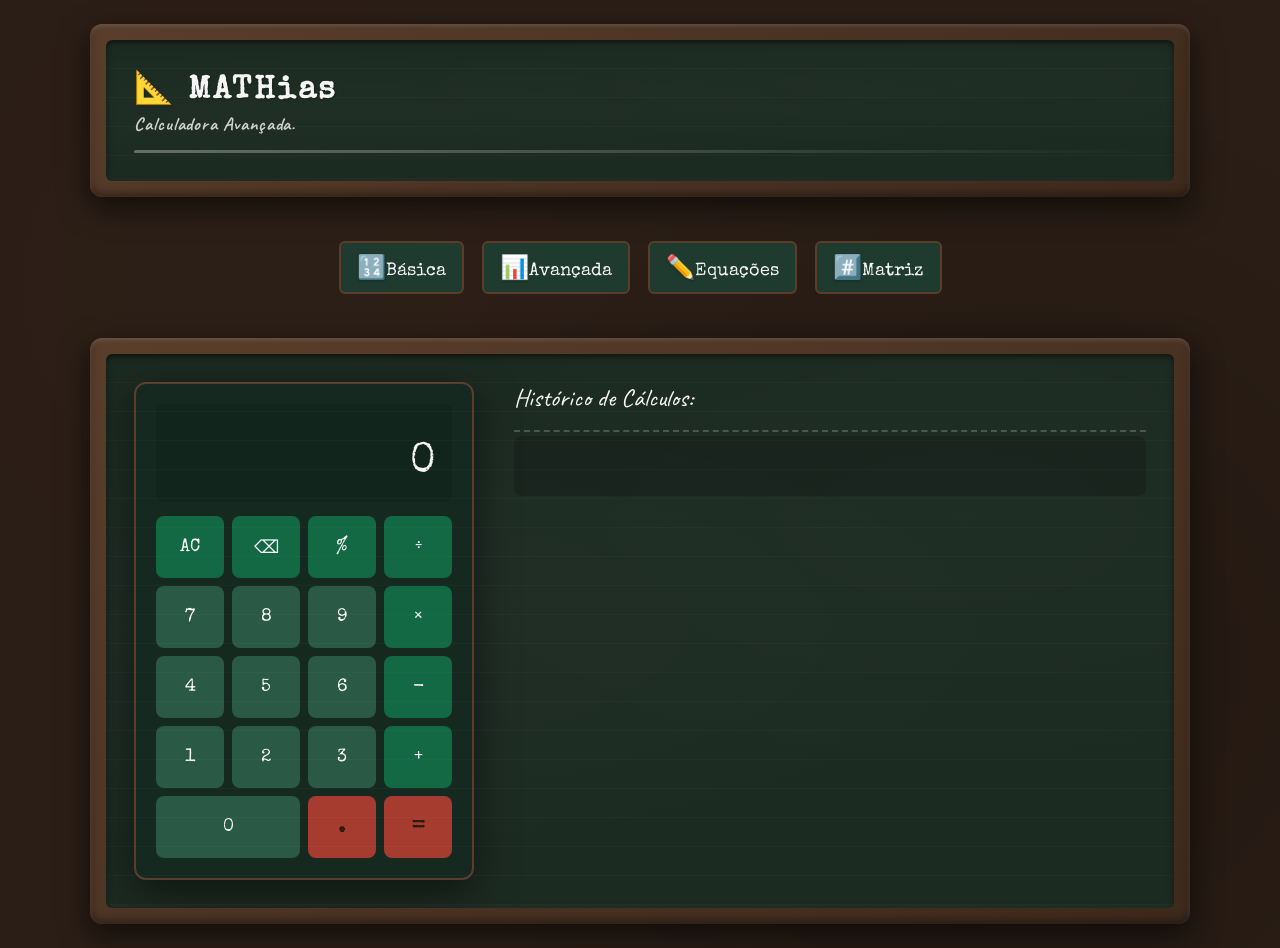
<file: index.html>
<!DOCTYPE html>
<html lang="pt-BR">

<head>
  <meta charset="UTF-8" />
  <meta name="viewport" content="width=device-width, initial-scale=1.0" />
  <title>MATHias</title>
  <link href="https://fonts.googleapis.com/css2?family=Special+Elite&display=swap" rel="stylesheet" />
  <link rel="icon"
    href="data:image/svg+xml,<svg xmlns='http://www.w3.org/2000/svg' viewBox='0 0 100 100'><text y='.9em' font-size='90'>📐</text></svg>" />
  <link rel="stylesheet" href="css/paleta.css" />

  <style>
    /* ── Calculadora ── */
    .calculadora {
      background-color: var(--quadro-dark);
      border: 2px solid var(--madeira);
      border-radius: var(--radius);
      padding: clamp(12px, 3vw, 20px);
      width: min(340px, 100%);
      box-shadow: 0 12px 40px rgba(0, 0, 0, 0.5);
      flex-shrink: 0;
    }

    .display {
      background-color: rgba(17, 36, 28, 0.7);
      border-radius: 8px;
      padding: clamp(10px, 2.5vw, 16px);
      margin-bottom: 14px;
      text-align: right;
      min-height: 80px;
      display: flex;
      flex-direction: column;
      justify-content: space-between;
    }

    #expressao {
      color: var(--giz-escuro);
      font-family: 'Caveat', cursive;
      font-size: clamp(13px, 2.5vw, 15px);
      min-height: 20px;
    }

    #valor {
      color: var(--giz);
      font-family: 'Special Elite', cursive;
      font-size: clamp(28px, 7vw, 42px);
      word-break: break-all;
      line-height: 1.1;
      transition: font-size 0.1s;
    }

    /* ── Grade de botões ── */
    .botoes {
      display: grid;
      grid-template-columns: repeat(4, 1fr);
      gap: clamp(5px, 1.5vw, 8px);
    }

    button {
      height: clamp(50px, 12vw, 62px);
      border: none;
      border-radius: 8px;
      font-family: 'Special Elite', cursive;
      font-size: clamp(14px, 3.5vw, 18px);
      cursor: pointer;
      transition: transform 0.1s, opacity 0.1s;
    }

    button:active {
      transform: scale(0.95);
      opacity: 0.8;
    }

    .limpar,
    .apagar,
    .operacao {
      background-color: var(--quadro-op);
      color: var(--giz);
    }

    .numero {
      background-color: var(--quadro-light);
      color: white;
    }

    .numero.zero {
      grid-column: span 2;
    }

    .igual {
      background-color: var(--vermelho);
      color: var(--ink);
      font-size: clamp(18px, 4vw, 24px);
    }

    .igual:hover {
      background: #ce4a39;
    }

    .numero:hover {
      background: #244739;
    }

    .operacao:hover,
    .limpar:hover,
    .apagar:hover {
      background: #14573b;
    }

    /* ── Layout separar (calc + histórico) ── */
    .separar {
      display: flex;
      gap: clamp(20px, 4vw, 40px);
      flex-wrap: wrap;
      align-items: flex-start;
    }

    /* ── Histórico ── */
    .separar2 {
      flex: 1;
      min-width: 200px;
    }

    .separar2>p {
      font-family: 'Caveat', cursive;
      color: var(--giz);
      font-size: clamp(18px, 4vw, 25px);
      margin-bottom: 4px;
      padding-bottom: 6px;
    }

    .riscado {
      color: var(--giz);
      border-bottom: 2px dashed rgba(255, 255, 255, 0.2);
      font-size: clamp(16px, 3.5vw, 22px);
      padding-bottom: 6px;
      margin-bottom: 4px;
    }

    #historico {
      width: 100%;
      min-height: 60px;
      max-height: 300px;
      overflow-y: auto;
      padding: 10px 10px 10px 16px;
      border-radius: 8px;
      background: rgba(0, 0, 0, 0.2);
    }

    #historico p {
      font-size: clamp(16px, 3.5vw, 22px);
      color: var(--giz-escuro);
    }

    #historico::-webkit-scrollbar {
      width: 8px;
    }

    #historico::-webkit-scrollbar-track {
      background: transparent;
    }

    #historico::-webkit-scrollbar-thumb {
      background: rgba(255, 255, 255, 0.2);
      border-radius: 10px;
    }

    #historico::-webkit-scrollbar-thumb:hover {
      background: rgba(255, 255, 255, 0.4);
    }

    /* ── Mobile: empilhar calculadora + histórico ── */
    @media (max-width: 600px) {
      .calculadora {
        width: 100%;
      }

      .separar {
        flex-direction: column;
      }

      .separar2 {
        width: 100%;
        min-width: unset;
      }
    }
  </style>
</head>

<body>

  <div class="quadro">
    <div class="quadro-dentro">
      <h1>📐 MATHias</h1>
      <h2>Calculadora Avançada.</h2>
      <div class="risco"></div>
    </div>
  </div>

  <div class="tabela-container">
    <table class="aba">
      <tr>
        <td data-emoji="🔢" id="inicial">Básica</td>
        <td data-emoji="📊" id="avancada">Avançada</td>
        <td data-emoji="✏️" id="equacao">Equações</td>
        <td data-emoji="#️⃣​" id="matriz">Matriz</td>
      </tr>
    </table>
  </div>

  <div class="quadro">
    <div class="quadro-dentro">
      <div class="separar">

        <div class="calculadora">
          <div class="display">
            <span id="expressao"></span>
            <span id="valor">0</span>
          </div>
          <div class="botoes">
            <button class="limpar" onclick="limpar()">AC</button>
            <button class="apagar" onclick="apagar()">⌫</button>
            <button class="operacao" onclick="escolherOperacao('%')">%</button>
            <button class="operacao" onclick="escolherOperacao('÷')">÷</button>

            <button class="numero" onclick="insert('7')">7</button>
            <button class="numero" onclick="insert('8')">8</button>
            <button class="numero" onclick="insert('9')">9</button>
            <button class="operacao" onclick="escolherOperacao('×')">×</button>

            <button class="numero" onclick="insert('4')">4</button>
            <button class="numero" onclick="insert('5')">5</button>
            <button class="numero" onclick="insert('6')">6</button>
            <button class="operacao" onclick="escolherOperacao('-')">-</button>

            <button class="numero" onclick="insert('1')">1</button>
            <button class="numero" onclick="insert('2')">2</button>
            <button class="numero" onclick="insert('3')">3</button>
            <button class="operacao" onclick="escolherOperacao('+')">+</button>

            <button class="numero zero" onclick="insert('0')">0</button>
            <button class="igual" onclick="insert('.')">.</button>
            <button class="igual" onclick="calcular()">=</button>
          </div>
        </div>

        <div class="separar2">
          <p>Histórico de Cálculos:</p>
          <div class="riscado"></div>
          <div id="historico"></div>
        </div>

      </div>
    </div>
  </div>

  <script src="js/calculo.js"></script>
</body>

</html>
</file>
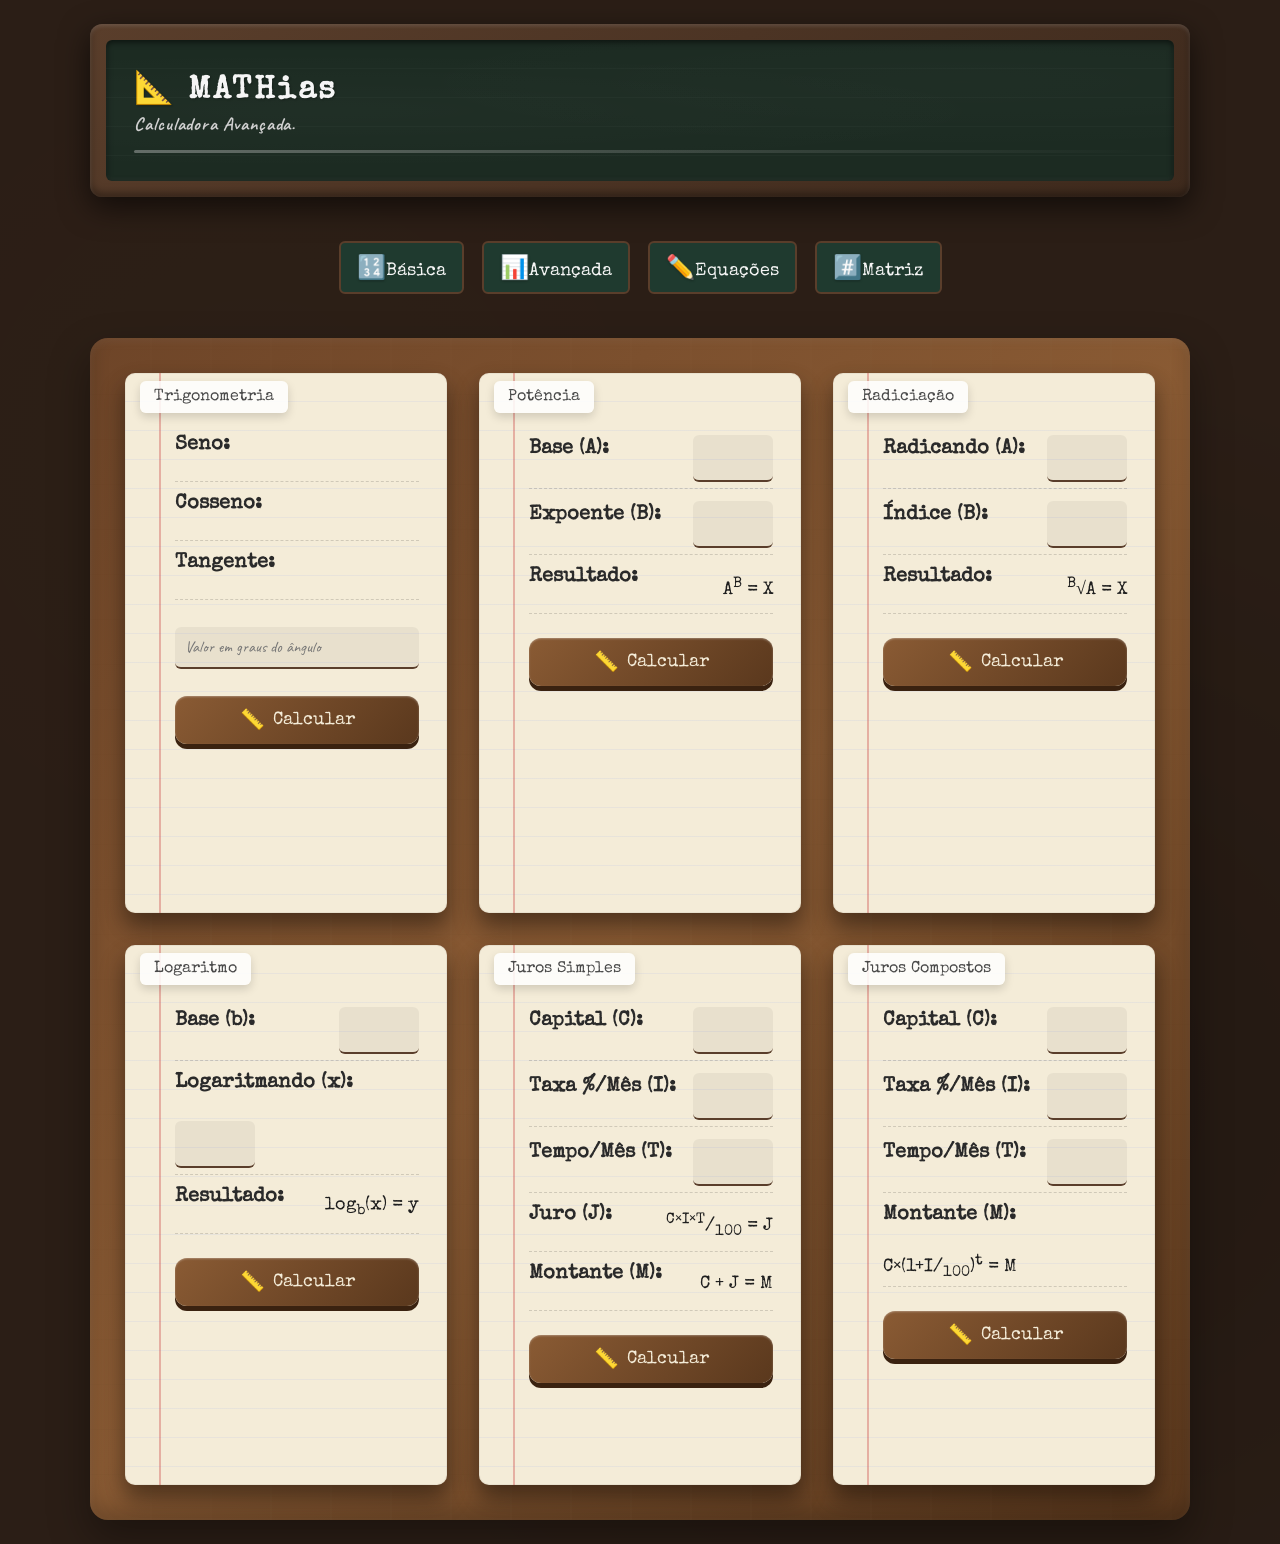
<file: avancada.html>
<!DOCTYPE html>
<html lang="pt-BR">

<head>
  <meta charset="UTF-8" />
  <meta name="viewport" content="width=device-width, initial-scale=1.0" />
  <title>MATHias</title>
  <link href="https://fonts.googleapis.com/css2?family=Special+Elite&display=swap" rel="stylesheet" />
  <link rel="icon"
    href="data:image/svg+xml,<svg xmlns='http://www.w3.org/2000/svg' viewBox='0 0 100 100'><text y='.9em' font-size='90'>📐</text></svg>" />
  <link rel="stylesheet" href="css/paleta.css" />

  <style>
    /* ── Bancada de madeira (main) ── */
    main {
      width: min(1100px, 100%);
      min-height: 500px;
      border-radius: 18px;
      padding: clamp(16px, 4vw, 35px);

      background: linear-gradient(135deg, #6e4528, #8a5b34, #5a381d);
      box-shadow:
        inset 0 3px 8px rgba(255, 255, 255, 0.06),
        inset 0 -10px 20px rgba(0, 0, 0, 0.2),
        0 18px 40px rgba(0, 0, 0, 0.35);

      position: relative;
      overflow: hidden;
    }

    main::before {
      content: '';
      position: absolute;
      inset: 0;
      background:
        repeating-linear-gradient(90deg,
          rgba(255, 255, 255, 0.03) 0px, rgba(255, 255, 255, 0.03) 2px,
          transparent 2px, transparent 60px),
        repeating-linear-gradient(0deg,
          rgba(0, 0, 0, 0.03) 0px, rgba(0, 0, 0, 0.03) 1px,
          transparent 1px, transparent 45px);
      opacity: 0.35;
      pointer-events: none;
    }

    /* ── Grade de cadernos: auto-fit para reorganizar no mobile ── */
    .itens-main {
      position: relative;
      z-index: 1;
      display: grid;
      grid-template-columns: repeat(auto-fit, minmax(min(250px, 100%), 1fr));
      gap: clamp(20px, 4vw, 32px);
      align-items: start;
    }

    /* ── Caderno (card) ── */
    .caderno {
      width: 100%;
      /* fluido — sem largura fixa */
      border-radius: 10px;
      position: relative;
      box-shadow:
        0 12px 20px rgba(0, 0, 0, 0.25),
        inset 0 0 0 1px rgba(255, 255, 255, 0.05);
    }

    /* ── Folha aberta ── */
    .folha-aberta {
      background: #f4ecd8;
      width: 100%;
      border-radius: 10px;
      /* padding: top right bottom left — esquerda maior por causa da margem vermelha */
      padding: clamp(40px, 8vw, 50px) clamp(16px, 4vw, 28px) clamp(20px, 4vw, 28px) clamp(36px, 8vw, 50px);
      height: clamp(50vh, 55vw, 60vh);
      box-shadow:
        0 15px 28px rgba(0, 0, 0, 0.22),
        inset 0 0 0 1px rgba(0, 0, 0, 0.05);

      position: relative;
      overflow: hidden;
    }

    /* Linhas horizontais do caderno */
    .folha-aberta::before {
      content: '';
      position: absolute;
      inset: 0;
      border-radius: 10px;
      background: repeating-linear-gradient(to bottom,
          transparent,
          transparent 28px,
          rgba(80, 120, 255, 0.15) 29px);
      pointer-events: none;
    }

    /* Margem vermelha vertical */
    .folha-aberta::after {
      content: '';
      position: absolute;
      top: 0;
      bottom: 0;
      left: clamp(24px, 6vw, 34px);
      width: 2px;
      background: rgba(200, 60, 60, 0.35);
    }

    /* ── Etiqueta ── */
    .etiqueta {
      position: absolute;
      top: 8px;
      left: 15px;
      background: rgba(255, 255, 255, 0.85);
      color: var(--grafite);
      padding: clamp(4px, 1vw, 8px) clamp(8px, 2vw, 14px);
      border-radius: 6px;
      font-family: 'Special Elite', cursive;
      font-size: clamp(12px, 2.5vw, 16px);
      box-shadow: 0 4px 10px rgba(0, 0, 0, 0.15);
      z-index: 2;
      white-space: nowrap;
    }

    /* ── Linha de resultado ── */
    .linha-resultado {
      display: flex;
      justify-content: space-between;
      align-items: center;
      margin: clamp(8px, 2vw, 12px) 0;
      padding-bottom: 6px;
      border-bottom: 1px dashed rgba(0, 0, 0, 0.15);
      position: relative;
      z-index: 1;
      gap: 8px;
      flex-wrap: wrap;
    }

    .linha-resultado h3 {
      margin: 0;
      font-size: clamp(16px, 3vw, 22px);
      font-family: 'Caveat', cursive;
      color: var(--grafite);
      white-space: nowrap;
    }

    .linha-resultado span {
      font-size: clamp(14px, 2.5vw, 18px);
      font-family: 'Special Elite', cursive;
      color: var(--grafite-escuro);
      text-align: right;
      word-break: break-all;
    }

    /* ── Inputs dentro da folha ── */
    input[type="number"] {
      border: none;
      background-color: rgba(0, 0, 0, 0.05);
      border-radius: 6px;
      font-family: 'Caveat', cursive;
      color: var(--grafite-escuro);
      font-size: clamp(16px, 3vw, 20px);
      padding: clamp(6px, 1.5vw, 10px);
      border-bottom: 2px solid var(--madeira);
      width: clamp(50px, 18vw, 80px);
      text-align: right;
    }

    input[type="number"]::-webkit-outer-spin-button,
    input[type="number"]::-webkit-inner-spin-button {
      -webkit-appearance: none;
      margin: 0;
    }

    /* ── Input de ângulo (largura total) ── */
    input#entrada {
      width: 100%;
      margin: clamp(10px, 2vw, 15px) 0;
      text-align: left;
      font-size: clamp(13px, 2.5vw, 16px);
    }

    /* ── Botão calcular ── */
    button {
      background: linear-gradient(135deg, #8a5b34, #5a381d);
      border: none;
      color: #f4ecd8;
      padding: clamp(8px, 2vw, 12px) clamp(14px, 3vw, 28px);
      border-radius: 12px;
      font-family: 'Special Elite', cursive;
      font-size: clamp(14px, 2.5vw, 18px);
      cursor: pointer;
      transition: all 0.25s ease;
      box-shadow: 0 5px 0 #3a2210, inset 0 1px 2px rgba(255, 255, 255, 0.3);
      display: inline-flex;
      align-items: center;
      justify-content: center;
      gap: 8px;
      width: 100%;
      margin-top: clamp(8px, 2vw, 12px);
      position: relative;
      z-index: 1;
    }

    button::before {
      content: "📏";
      font-size: 1.1em;
    }

    button:hover {
      transform: translateY(-2px);
      box-shadow: 0 7px 0 #3a2210, inset 0 1px 2px rgba(255, 255, 255, 0.4);
      background: linear-gradient(135deg, #9b6b3e, #6a4425);
    }

    button:active {
      transform: translateY(3px);
      box-shadow: 0 2px 0 #3a2210;
    }

    /* ── Tipografia extra ── */
    .folha-aberta h3 {
      font-family: 'Special Elite', cursive;
      color: #2a2a2a;
      margin-bottom: clamp(12px, 2.5vw, 20px);
      position: relative;
      z-index: 1;
      font-size: clamp(16px, 3vw, 20px);
    }

    .folha-aberta p {
      font-family: 'Caveat', cursive;
      font-size: clamp(18px, 3.5vw, 24px);
      color: #2f2f2f;
      margin-bottom: clamp(8px, 2vw, 14px);
      position: relative;
      z-index: 1;
    }

    /* ── Mobile: remover rotação nos cadernos (prejudica leitura) ── */
    @media (max-width: 600px) {

      .caderno,
      .folha-aberta {
        transform: none !important;
      }
    }
  </style>
</head>

<body>

  <div class="quadro">
    <div class="quadro-dentro">
      <h1>📐 MATHias</h1>
      <h2>Calculadora Avançada.</h2>
      <div class="risco"></div>
    </div>
  </div>

  <div class="tabela-container">
    <table class="aba">
      <tr>
        <td data-emoji="🔢" id="inicial">Básica</td>
        <td data-emoji="📊" id="avancada">Avançada</td>
        <td data-emoji="✏️" id="equacao">Equações</td>
        <td data-emoji="#️⃣​" id="matriz">Matriz</td>
      </tr>
    </table>
  </div>

  <main>
    <div class="itens-main">

      <!-- Trigonometria -->
      <div class="caderno">
        <div class="folha-aberta">
          <div class="etiqueta">Trigonometria</div>

          <div class="linha-resultado">
            <h3>Seno:</h3>
            <span id="seno"></span>
          </div>
          <div class="linha-resultado">
            <h3>Cosseno:</h3>
            <span id="cosseno"></span>
          </div>
          <div class="linha-resultado">
            <h3>Tangente:</h3>
            <span id="tangente"></span>
          </div>

          <input type="number" id="entrada" placeholder="Valor em graus do ângulo">
          <button onclick="calcularTrig()">Calcular</button>
        </div>
      </div>

      <!-- Potência -->
      <div class="caderno">
        <div class="folha-aberta">
          <div class="etiqueta">Potência</div>

          <div class="linha-resultado">
            <h3>Base (A):</h3>
            <input type="number" id="base">
          </div>
          <div class="linha-resultado">
            <h3>Expoente (B):</h3>
            <input type="number" id="expoente">
          </div>
          <div class="linha-resultado" id="resultado">
            <h3>Resultado:</h3>
            <span>A<sup>B</sup> = X</span>
          </div>

          <button onclick="calcularPotencia()">Calcular</button>
        </div>
      </div>

      <!-- Radiciação -->
      <div class="caderno">
        <div class="folha-aberta">
          <div class="etiqueta">Radiciação</div>

          <div class="linha-resultado">
            <h3>Radicando (A):</h3>
            <input type="number" id="radicando">
          </div>
          <div class="linha-resultado">
            <h3>Índice (B):</h3>
            <input type="number" id="indice">
          </div>
          <div class="linha-resultado" id="resultadoRaiz">
            <h3>Resultado:</h3>
            <span><sup>B</sup>√A = X</span>
          </div>

          <button onclick="raiz()">Calcular</button>
        </div>
      </div>

      <!-- Logaritmo -->
      <div class="caderno">
        <div class="folha-aberta">
          <div class="etiqueta">Logaritmo</div>

          <div class="linha-resultado">
            <h3>Base (b):</h3>
            <input type="number" id="baseLogaritmo">
          </div>
          <div class="linha-resultado">
            <h3>Logaritmando (x):</h3>
            <input type="number" id="logaritmando">
          </div>
          <div class="linha-resultado" id="logaritmo">
            <h3>Resultado:</h3>
            <span>log<sub>b</sub>(x) = y</span>
          </div>

          <button onclick="calcularLogaritmo()">Calcular</button>
        </div>
      </div>

      <!-- Juros Simples -->
      <div class="caderno">
        <div class="folha-aberta">
          <div class="etiqueta">Juros Simples</div>

          <div class="linha-resultado">
            <h3>Capital (C):</h3>
            <input type="number" id="capital">
          </div>
          <div class="linha-resultado">
            <h3>Taxa %/Mês (I):</h3>
            <input type="number" id="taxa">
          </div>
          <div class="linha-resultado">
            <h3>Tempo/Mês (T):</h3>
            <input type="number" id="tempo">
          </div>
          <div class="linha-resultado">
            <h3>Juro (J):</h3>
            <span id="juro"><sup>C×I×T</sup>/<sub>100</sub> = J</span>
          </div>
          <div class="linha-resultado">
            <h3>Montante (M):</h3>
            <span id="montanteJuro">C + J = M</span>
          </div>

          <button onclick="juro()">Calcular</button>
        </div>
      </div>

      <!-- Juros Compostos -->
      <div class="caderno">
        <div class="folha-aberta">
          <div class="etiqueta">Juros Compostos</div>

          <div class="linha-resultado">
            <h3>Capital (C):</h3>
            <input type="number" id="capitalComposto">
          </div>
          <div class="linha-resultado">
            <h3>Taxa %/Mês (I):</h3>
            <input type="number" id="taxaComposto">
          </div>
          <div class="linha-resultado">
            <h3>Tempo/Mês (T):</h3>
            <input type="number" id="tempoComposto">
          </div>
          <div class="linha-resultado">
            <h3>Montante (M):</h3>
            <span id="montante">C×(1+I/<sub>100</sub>)<sup>t</sup> = M</span>
          </div>

          <button onclick="montante()">Calcular</button>
        </div>
      </div>

    </div>
  </main>

  <script src="js/calculo.js"></script>
</body>

</html>
</file>
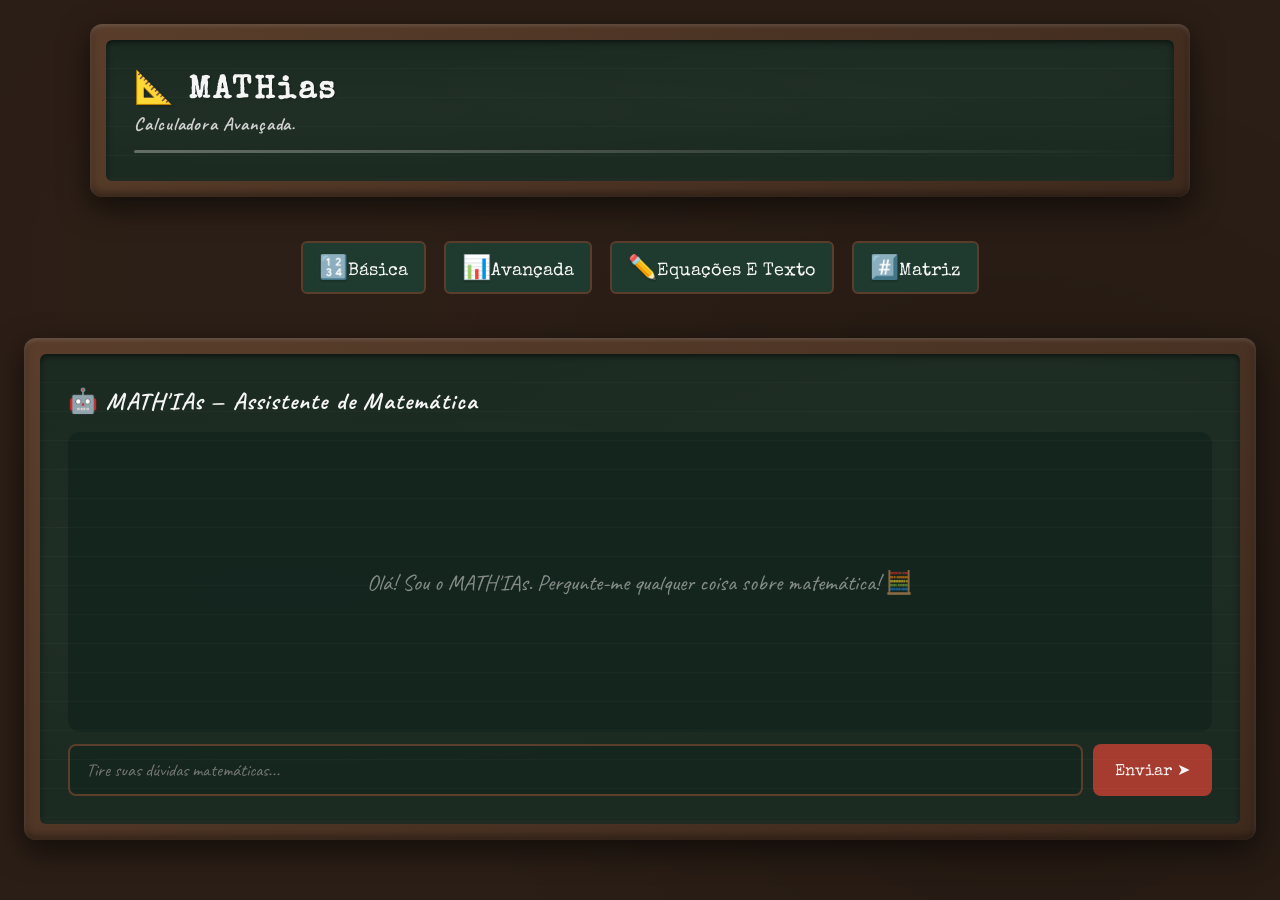
<file: IA.html>
<!DOCTYPE html>
<html lang="pt-BR">

<head>
  <meta charset="UTF-8" />
  <meta name="viewport" content="width=device-width, initial-scale=1.0" />
  <title>MATHias — MATH'IAs</title>
  <link href="https://fonts.googleapis.com/css2?family=Special+Elite&display=swap" rel="stylesheet" />
  <link rel="icon"
    href="data:image/svg+xml,<svg xmlns='http://www.w3.org/2000/svg' viewBox='0 0 100 100'><text y='.9em' font-size='90'>📐</text></svg>" />
  <link rel="stylesheet" href="css/paleta.css" />

  <style>
    /* ── Container IA ── */
    .ia-container {
      width: min(1100px, 100%);
      display: flex;
      flex-direction: column;
      align-items: center;
      gap: var(--space-md);
    }

    .ia-quadro {
      width: 100%;
    }

    /* Chat UI simples */
    .chat-box {
      background: rgba(17, 36, 28, 0.8);
      border-radius: var(--radius);
      padding: clamp(12px, 3vw, 20px);
      min-height: 300px;
      max-height: 60vh;
      overflow-y: auto;
      display: flex;
      flex-direction: column;
      gap: 12px;
    }

    .chat-box::-webkit-scrollbar {
      width: 6px;
    }

    .chat-box::-webkit-scrollbar-thumb {
      background: rgba(255, 255, 255, 0.2);
      border-radius: 10px;
    }

    .mensagem {
      max-width: 80%;
      padding: 10px 14px;
      border-radius: 10px;
      font-family: 'Caveat', cursive;
      font-size: clamp(1rem, 2.5vw, 1.2rem);
      line-height: 1.4;
    }

    .mensagem.usuario {
      align-self: flex-end;
      background: var(--quadro-op);
      color: var(--giz);
      border-bottom-right-radius: 2px;
    }

    .mensagem.ia {
      align-self: flex-start;
      background: rgba(255, 255, 255, 0.08);
      color: var(--giz-escuro);
      border-bottom-left-radius: 2px;
    }

    .chat-input-row {
      display: flex;
      gap: clamp(6px, 1.5vw, 10px);
      margin-top: 12px;
    }

    .chat-input {
      flex: 1;
      padding: clamp(8px, 2vw, 12px) clamp(10px, 2vw, 16px);
      border-radius: 8px;
      border: 2px solid var(--madeira);
      background: rgba(17, 36, 28, 0.6);
      color: var(--giz);
      font-family: 'Caveat', cursive;
      font-size: clamp(1rem, 2.5vw, 1.15rem);
      outline: none;
      transition: border-color 0.2s;
    }

    .chat-input:focus {
      border-color: var(--madeira-light);
    }

    .chat-send {
      padding: clamp(8px, 2vw, 12px) clamp(14px, 3vw, 22px);
      border-radius: 8px;
      border: none;
      background: var(--vermelho);
      color: var(--giz);
      font-family: 'Special Elite', cursive;
      font-size: clamp(0.9rem, 2vw, 1rem);
      cursor: pointer;
      transition: background 0.2s, transform 0.1s;
      flex-shrink: 0;
    }

    .chat-send:hover {
      background: #ce4a39;
      transform: translateY(-1px);
    }

    .chat-send:active {
      transform: translateY(1px);
    }

    /* Placeholder boas-vindas */
    .ia-bemvindo {
      text-align: center;
      color: var(--giz-escuro);
      font-family: 'Caveat', cursive;
      font-size: clamp(1.1rem, 3vw, 1.4rem);
      opacity: 0.6;
      margin: auto;
    }
  </style>
</head>

<body>

  <div class="quadro">
    <div class="quadro-dentro">
      <h1>📐 MATHias</h1>
      <h2>Calculadora Avançada.</h2>
      <div class="risco"></div>
    </div>
  </div>

  <div class="tabela-container">
    <table class="aba">
      <tr>
        <td data-emoji="🔢" id="inicial">Básica</td>
        <td data-emoji="📊" id="avancada">Avançada</td>
        <td data-emoji="✏️" id="equacao">Equações E Texto</td>
        <td data-emoji="#️⃣​" id="matriz">Matriz</td>
      </tr>
    </table>
  </div>

  <div class="quadro ia-quadro">
    <div class="quadro-dentro">
      <h2 style="font-size: clamp(1.1rem,3vw,1.5rem); color: var(--giz); margin-bottom: 16px;">
        🤖 MATH'IAs — Assistente de Matemática
      </h2>

      <div class="chat-box" id="chatBox">
        <div class="ia-bemvindo">
          Olá! Sou o MATH'IAs. Pergunte-me qualquer coisa sobre matemática! 🧮
        </div>
      </div>

      <div class="chat-input-row">
        <input class="chat-input" id="chatInput" type="text" placeholder="Tire suas dúvidas matemáticas..."
          onkeydown="if(event.key==='Enter') enviarMensagem()" />
        <button class="chat-send" onclick="enviarMensagem()">Enviar ➤</button>
      </div>
    </div>
  </div>

  <script src="js/calculo.js"></script>
</body>

</html>
</file>
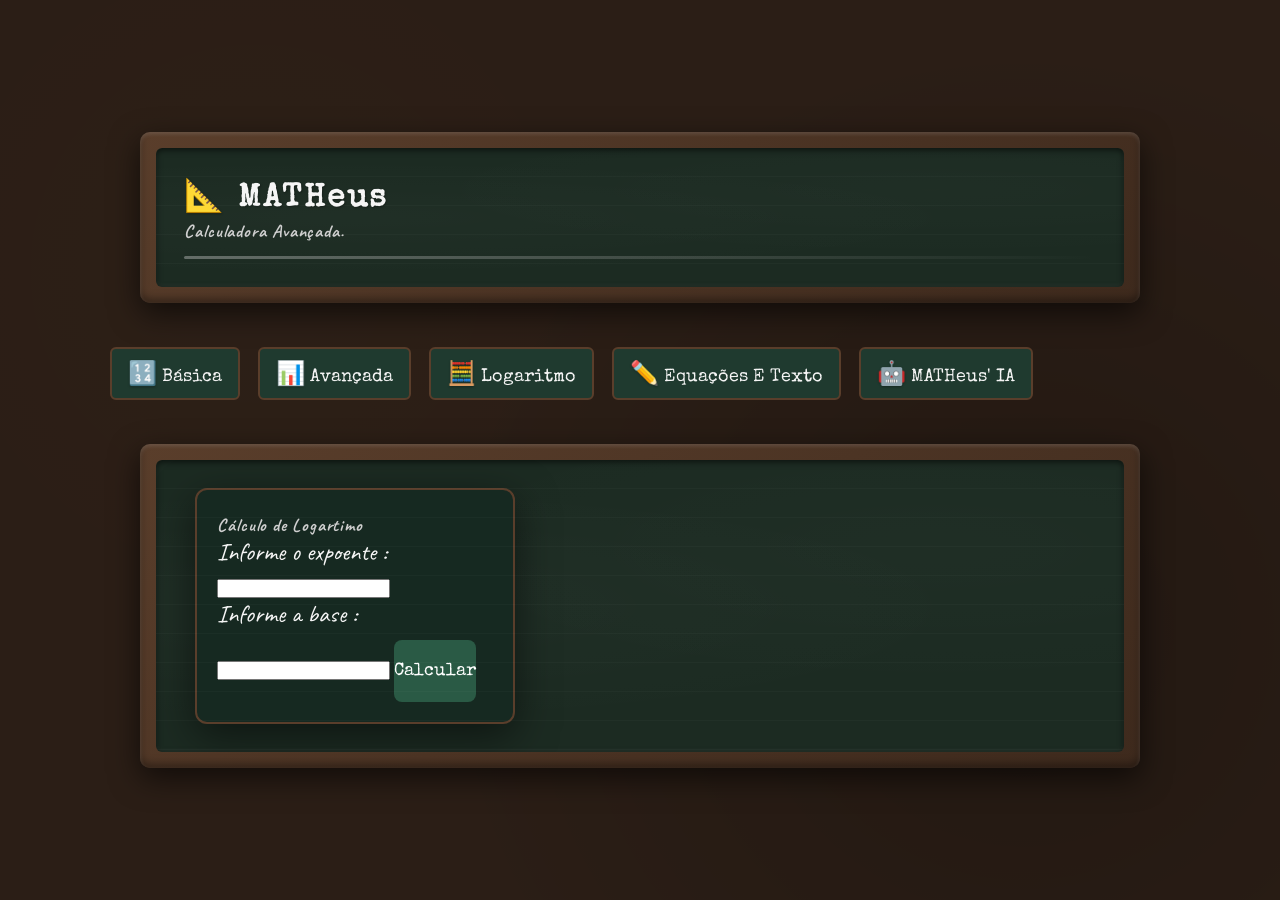
<file: log.html>
<!DOCTYPE html>
<html lang="pt-BR">

<head>
    <meta charset="UTF-8" />
    <meta name="viewport" content="width=device-width, initial-scale=1.0" />
    <title> MATHeus </title>
    <link href="https://fonts.googleapis.com/css2?family=Special+Elite&display=swap" rel="stylesheet" />
    <link rel="icon"
        href="data:image/svg+xml,<svg xmlns='http://www.w3.org/2000/svg' viewBox='0 0 100 100'><text y='.9em' font-size='90'>📐</text></svg>" />
    <link rel="stylesheet" href="css/paleta.css" />

    <style>
        body {
            background-color: var(--madeira-dark);
            flex-direction: column;
            display: flex;
            justify-content: center;
            align-items: center;
            min-height: 100vh;
            background-image:
                radial-gradient(circle at 20% 30%, rgba(255, 255, 255, 0.03), transparent 40%),
                radial-gradient(circle at 80% 70%, rgba(0, 0, 0, 0.2), transparent 50%);

            background-blend-mode: overlay;
        }


        .calculadora {
            background-color: var(--quadro-dark);
            border: 2px solid var(--madeira);
            border-radius: 12px;
            padding: 20px;
            width: 320px;
            box-shadow: 0 12px 40px rgba(0, 0, 0, 0.5);
            margin-left: 11px;
        }

        .display {
            background-color: rgba(17, 36, 28, 0.7);
            border-radius: 8px;
            padding: 16px;
            margin-bottom: 16px;
            text-align: right;
            min-height: 90px;
            display: flex;
            flex-direction: column;
            justify-content: space-between;
        }

        #expressao {
            color: var(--giz-escuro);
            font-family: 'Caveat', cursive;
            font-size: 15px;
            min-height: 22px;
        }

        #valor {
            color: var(--giz);
            font-family: 'Special Elite', cursive;
            font-size: 42px;
            word-break: break-all;
            line-height: 1.1;
            transition: font-size 0.1s;
        }

        .botoes {
            display: grid;
            grid-template-columns: repeat(4, 1fr);
            gap: 8px;
        }

        button {
            height: 62px;
            border: none;
            border-radius: 8px;
            font-family: 'Special Elite', cursive;
            font-size: 18px;
            cursor: pointer;
            transition: transform 0.1s, opacity 0.1s;
        }

        button:active {
            transform: scale(0.95);
            opacity: 0.8;
        }

        .limpar {
            background-color: var(--quadro-op);
            color: var(black);
        }

        .apagar {
            background-color: var(--quadro-op);
            color: var(black);
        }

        .operacao {
            background-color: var(--quadro-op);
            color: var(black);
        }

        .trigonometria {
            background-color: var(--quadro-op);
            color: var(black);
        }

        .numero {
            background-color: var(--quadro-light);
            color: white;
        }

        .numero.zero {
            grid-column: span 2;
        }

        .igual {
            background-color: var(--vermelho);
            color: var(--ink);
            font-size: 24px;
        }

        .igual:hover {
            background: #ce4a39;
        }

        .numero:hover {
            background: #244739;
        }

        .operacao:hover {
            background: #14573b;
        }

        .limpar:hover {
            background: #14573b;
        }

        .apagar:hover {
            background: #14573b;
        }

        .quadro {
            position: relative;
            width: 1000px;
            padding: 16px;
            border-radius: 10px;

            background: linear-gradient(145deg,
                    #5a3e2b,
                    #3e2a1d);

            box-shadow:
                0 10px 30px rgba(0, 0, 0, 0.6),
                inset 0 2px 4px rgba(255, 255, 255, 0.15),
                inset 0 -4px 8px rgba(0, 0, 0, 0.4);
        }

        .separar {
            display: flex;
            gap: 35px;
            flex-wrap: wrap;
            align-items: flex-start;
        }

        h1 {
            font-family: 'Special Elite', cursive;
            color: var(--giz);
            font-size: 32px;
            text-shadow: 1px 1px 2px rgba(0, 0, 0, 0.3);
            margin: 0;
            letter-spacing: 0.08em;
            text-align: left;
        }



        h2 {
            font-family: 'Caveat', cursive;
            color: var(--giz-escuro);
            font-size: 18px;
            margin-top: 4px;
            text-align: left;
            letter-spacing: 0.05em
        }

        .risco {
            height: 3px;
            background: linear-gradient(90deg, var(--giz-escuro), transparent);
            border-radius: 2px;
            margin-top: 14px;
            opacity: 0.4;
        }

        p {
            font-family: 'Caveat', cursive;
            color: var(--giz);
            font-size: 25px;
            margin-bottom: 4px;
            padding-bottom: 6px;
        }

        .riscado {
            color: var(--giz);
            border-bottom: 2px dashed rgba(255, 255, 255, 0.2);
            font-size: 22px;
            padding-bottom: 6px;
            margin-bottom: 4px;
        }



        .quadro+.quadro {
            margin-top: 30px;
        }

        #historico {
            width: 350px;
            min-height: 60px;
            max-height: 300px;
            overflow-y: auto;
            padding: 10px;
            padding-left: 20px;
            border-radius: 8px;
            background: rgba(0, 0, 0, 0.2);
        }

        #historico p {
            font-size: 22px;
            color: var(--giz-escuro)
        }

        .separar2 {
            margin-left: 30px;
        }

        #historico::-webkit-scrollbar {
            width: 8px;
        }

        #historico::-webkit-scrollbar-track {
            background: transparent;
        }

        #historico::-webkit-scrollbar-thumb {
            background: rgba(255, 255, 255, 0.2);
            border-radius: 10px;
        }

        #historico::-webkit-scrollbar-thumb:hover {
            background: rgba(255, 255, 255, 0.4);
        }

        .riscado+#historico {
            margin-top: 20px;
        }
    </style>
</head>

<body>

    <div class="quadro">
        <div class="quadro-dentro">
            <h1>📐 MATHeus </h1>
            <h2> Calculadora Avançada.</h2>
            <div class="risco"></div>
        </div>
    </div>

    <table class="aba">
        <tr>
            <td data-emoji="🔢" id="inicial"> Básica </td>
            <td data-emoji="📊" id="avancada"> Avançada</td>
            <td data-emoji="🧮" id="log"> Logaritmo</td>
            <td data-emoji="✏️" id="equacao"> Equações E Texto</td>
            <td data-emoji="🤖" id="IA"> MATHeus' IA </td>
        </tr>
    </table>

    <div class="quadro">
        <div class="quadro-dentro">


            <div class="calculadora">
                <h2> Cálculo de Logartimo</h2>
                <p> Informe o expoente :</p>
                <input type="number" id="expoente">

                <p> Informe a base :</p>
                <input type="number" id="expoente">

                <button class="numero" onclick="logaritmo()"> Calcular </button>
            </div>

            <script src="js/calculo.js"></script>
</body>

</html>
</file>
<file: css/paleta.css>
/* ============================================
   MATHias — paleta.css (Responsivo)
   CSS global, variáveis, tipografia, containers
   ============================================ */

@import url('https://fonts.googleapis.com/css2?family=Special+Elite&family=Caveat:wght@400;600&display=swap');
@import url('https://fonts.cdnfonts.com/css/chalker-dust');
@import url('https://fonts.googleapis.com/css2?family=Patrick+Hand&display=swap');
@import url('https://fonts.googleapis.com/css2?family=Gloria+Hallelujah&display=swap');

/* ─── VARIÁVEIS ─────────────────────────────── */
:root {
  --quadro: #1f3a2f;
  --quadro-dark: #162921;
  --quadro-light: #2a5a45;
  --quadro-op: #126943;

  --madeira: #5a3e2b;
  --madeira-dark: #2b1e16;
  --madeira-light: #b07d52;

  --giz: #f5f5f5;
  --giz-escuro: #cfcfcf;
  --giz-branco: #F4F1E8;
  --giz-amarelo: #F2D35E;
  --giz-azul: #7EC8E3;
  --giz-rosa: #E88C9A;
  --giz-verde: #9FD39F;
  --giz-laranja: #E8A35E;

  --vermelho: #a63c2f;
  --vermelho-dark: #922b21;

  --accent: #e8c84a;
  --ink: #2c1810;

  --fundo: #2B2B2B;
  --fundo-secundario: #3A3A3A;
  --grafite: #4A4A4A;
  --grafite-claro: #6B6B6B;
  --grafite-escuro: #1E1E1E;

  --papel: #F3EEE6;
  --papel-escuro: #E5DDD1;
  --papel-linha: rgba(70, 70, 70, 0.10);

  --lousa-fundo: #1D2321;

  /* Espaçamentos fluidos */
  --space-xs: clamp(4px, 1vw, 8px);
  --space-sm: clamp(8px, 2vw, 16px);
  --space-md: clamp(12px, 3vw, 24px);
  --space-lg: clamp(16px, 4vw, 32px);
  --space-xl: clamp(24px, 5vw, 48px);

  /* Raio base */
  --radius: clamp(6px, 1.5vw, 12px);
}

/* ─── RESET ──────────────────────────────────── */
*,
*::before,
*::after {
  margin: 0;
  padding: 0;
  box-sizing: border-box;
}

/* ─── BODY ───────────────────────────────────── */
body {
  background-color: var(--madeira-dark);
  background-image:
    radial-gradient(circle at 20% 30%, rgba(255, 255, 255, 0.03), transparent 40%),
    radial-gradient(circle at 80% 70%, rgba(0, 0, 0, 0.2), transparent 50%);
  background-blend-mode: overlay;
  font-family: 'Caveat', cursive;
  min-height: 100vh;

  /* Layout centralizado mas sem esmagar */
  display: flex;
  flex-direction: column;
  align-items: center;
  padding: var(--space-md);
  gap: var(--space-md);
  overflow-x: hidden;
}

/* ─── TIPOGRAFIA GLOBAL ──────────────────────── */
h1 {
  font-family: 'Special Elite', cursive;
  color: var(--giz);
  font-size: clamp(1.4rem, 4vw, 2rem);
  text-shadow: 1px 1px 2px rgba(0, 0, 0, 0.3);
  letter-spacing: 0.08em;
  text-align: left;
}

h2 {
  font-family: 'Caveat', cursive;
  color: var(--giz-escuro);
  font-size: clamp(0.95rem, 2.5vw, 1.15rem);
  margin-top: 4px;
  text-align: left;
  letter-spacing: 0.05em;
}

/* ─── QUADRO (container principal) ──────────── */
.quadro {
  position: relative;
  width: min(1100px, calc(100% - 0px));
  padding: clamp(10px, 2.5vw, 16px);
  border-radius: var(--radius);
  background: linear-gradient(145deg, #5a3e2b, #3e2a1d);
  box-shadow:
    0 10px 30px rgba(0, 0, 0, 0.6),
    inset 0 2px 4px rgba(255, 255, 255, 0.15),
    inset 0 -4px 8px rgba(0, 0, 0, 0.4);
}

.quadro+.quadro {
  margin-top: 0;
  /* gap do body cuida disso */
}

/* ─── QUADRO-DENTRO (lousa) ─────────────────── */
.quadro-dentro {
  position: relative;
  background: #1c2b22;
  background-image:
    radial-gradient(ellipse at 20% 50%, rgba(255, 255, 255, 0.02) 0%, transparent 60%),
    radial-gradient(ellipse at 80% 30%, rgba(255, 255, 255, 0.015) 0%, transparent 50%);
  border-radius: 6px;
  padding: clamp(16px, 3vw, 28px);
  box-shadow:
    inset 0 2px 6px rgba(0, 0, 0, 0.6),
    inset 0 -2px 4px rgba(255, 255, 255, 0.05);
  overflow: hidden;
}

.quadro-dentro::before {
  content: '';
  position: absolute;
  inset: 0;
  background: repeating-linear-gradient(180deg,
      transparent,
      transparent 28px,
      rgba(255, 255, 255, 0.025) 28px,
      rgba(255, 255, 255, 0.025) 29px);
  pointer-events: none;
  border-radius: 3px;
}

/* ─── ABAS ───────────────────────────────────── */

.tabela-container {
  display: flex;
  flex-direction: row;
  justify-content: center;
  align-items: center;
}

.aba {
  border-collapse: separate;
  border-spacing: 2vh;
  display: flex;
  flex-wrap: wrap;
  gap: clamp(4px, 1vw, 8px);
  padding: 2px;
  width: min(1100px, 100%);
  align-self: center;
  justify-self: center;
}

/* sem margin-bottom — gap do body cuida */


.aba td {
  background-color: var(--quadro);
  border: 2px solid var(--madeira);
  color: var(--giz);
  padding: 10px 16px;
  border-radius: 6px;
  font-family: 'Special Elite', cursive;
  font-size: 18px;
  cursor: pointer;
  transition: all 0.3s cubic-bezier(0.4, 0, 0.2, 1);
}

.aba td::before {
  content: attr(data-emoji);
  font-size: 1.3em;
  transition: transform 0.3s ease;
  filter: drop-shadow(0 1px 1px rgba(0, 0, 0, 0.3));
  display: inline-block;
}

.aba td:hover {
  background: linear-gradient(135deg, var(--quadro-op), var(--quadro-light));
  border-color: var(--madeira-light);
  transform: translateY(-2px);
  box-shadow: 0 8px 20px rgba(0, 0, 0, 0.4),
    inset 0 1px 0 rgba(255, 255, 255, 0.2);
  color: white;
}

.aba td:hover::before {
  transform: scale(1.1) rotate(5deg);
}

.aba td:active {
  transform: translateY(1px);
  box-shadow: 0 2px 8px rgba(0, 0, 0, 0.4);
  transition: 0.05s;
}

/* ─── UTILITÁRIOS ────────────────────────────── */
.risco {
  height: 3px;
  background: linear-gradient(90deg, var(--giz-escuro), transparent);
  border-radius: 2px;
  margin-top: 14px;
  opacity: 0.4;
}

/* ─── MEDIA QUERIES GLOBAIS ──────────────────── */

/* Tablet */
@media (max-width: 768px) {
  body {
    padding: var(--space-sm);
    gap: var(--space-sm);
  }

  .aba td {
    flex: 1 1 auto;
  }
}

/* Mobile */
@media (max-width: 480px) {
  .aba {
    gap: 4px;
  }

  .aba td {
    padding: 6px 10px;
    font-size: 0.8rem;
  }

  /* Ocultar texto, manter emoji em telas muito pequenas */
  @media (max-width: 375px) {
    .aba td {
      font-size: 0;
    }

    .aba td::before {
      font-size: 1.4rem;
      margin-right: 0;
    }
  }
}
</file>
